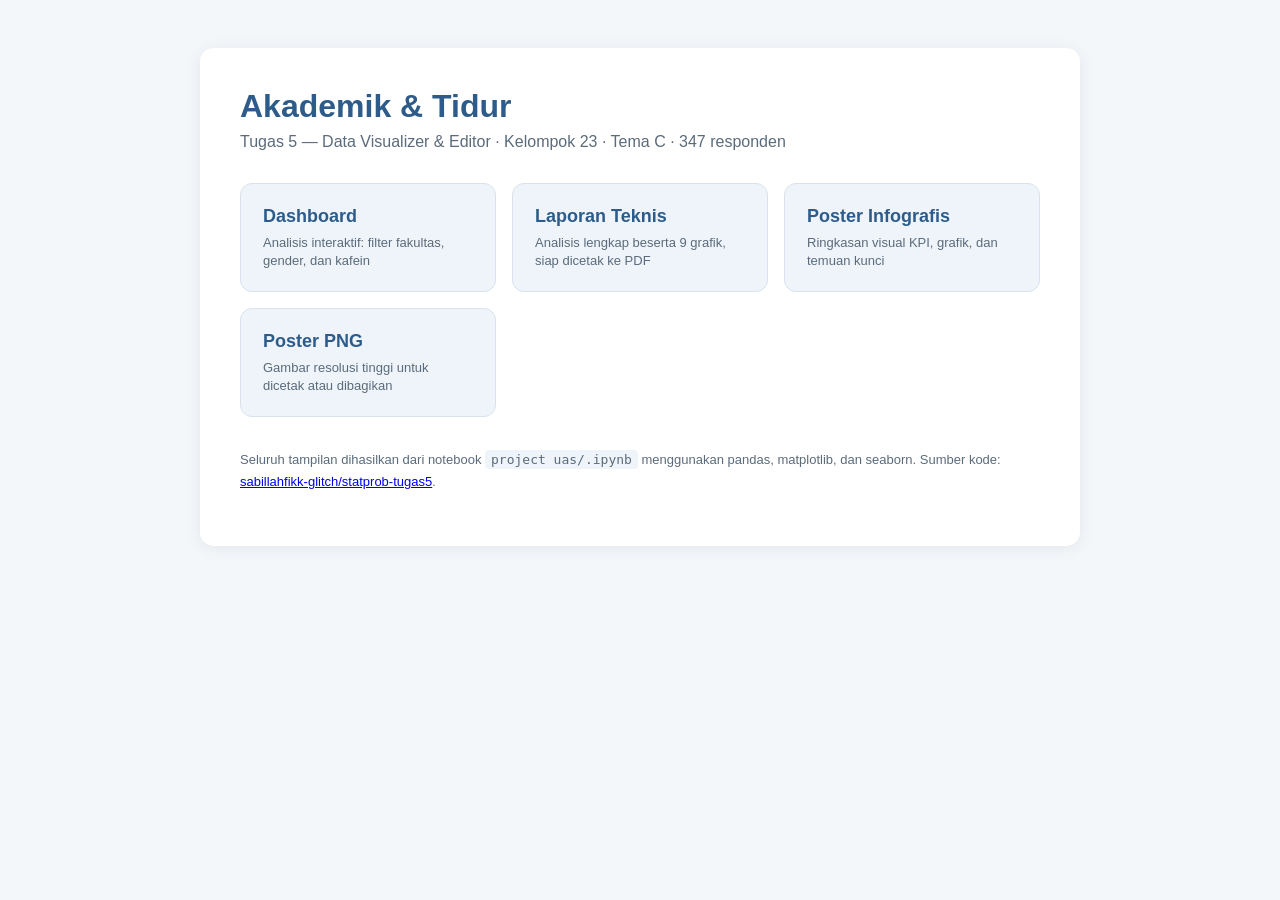
<file: index.html>
<!DOCTYPE html>
<html lang="id">
<head>
<meta charset="utf-8">
<meta name="viewport" content="width=device-width, initial-scale=1">
<title>Statprob — Tugas 5: Data Visualizer &amp; Editor</title>
<style>
  :root { --ink:#1f2d3d; --muted:#5b6b7b; --accent:#2e5c8a; --line:#d9e2ec; }
  * { box-sizing:border-box; }
  body { margin:0; padding:48px 20px; background:#f4f7fa; color:var(--ink);
         font-family:-apple-system,BlinkMacSystemFont,"Segoe UI",Roboto,sans-serif; }
  main { max-width:880px; margin:auto; background:#fff; padding:40px;
         border-radius:14px; box-shadow:0 2px 16px rgba(31,45,61,.08); }
  h1 { margin:0 0 8px; color:var(--accent); font-size:32px; }
  .sub { color:var(--muted); margin:0 0 32px; }
  .cards { display:grid; grid-template-columns:repeat(auto-fit,minmax(240px,1fr)); gap:16px; }
  a.card { display:block; padding:22px; border:1px solid var(--line); border-radius:12px;
           background:#eef4fa; text-decoration:none; color:var(--ink); transition:.15s; }
  a.card:hover { border-color:var(--accent); transform:translateY(-2px); }
  a.card b { display:block; color:var(--accent); font-size:18px; margin-bottom:6px; }
  a.card span { color:var(--muted); font-size:13px; }
  .foot { margin-top:32px; font-size:13px; color:var(--muted); line-height:1.7; }
  code { background:#eef4fa; padding:2px 6px; border-radius:4px; }
</style>
</head>
<body>
<main>
  <h1>Akademik &amp; Tidur</h1>
  <p class="sub">Tugas 5 — Data Visualizer &amp; Editor · Kelompok 23 · Tema C · 347 responden</p>
  <div class="cards">
    <a class="card" href="dashboard.html"><b>Dashboard</b><span>Analisis interaktif: filter fakultas, gender, dan kafein</span></a>
    <a class="card" href="14_laporan_teknis.html"><b>Laporan Teknis</b><span>Analisis lengkap beserta 9 grafik, siap dicetak ke PDF</span></a>
    <a class="card" href="16_poster_infografis.html"><b>Poster Infografis</b><span>Ringkasan visual KPI, grafik, dan temuan kunci</span></a>
    <a class="card" href="15_poster_infografis.png"><b>Poster PNG</b><span>Gambar resolusi tinggi untuk dicetak atau dibagikan</span></a>
  </div>
  <p class="foot">Seluruh tampilan dihasilkan dari notebook <code>project uas/.ipynb</code> menggunakan pandas, matplotlib, dan seaborn.
  Sumber kode: <a href="https://github.com/sabillahfikk-glitch/statprob-tugas5">sabillahfikk-glitch/statprob-tugas5</a>.</p>
</main>
</body>
</html>
</file>
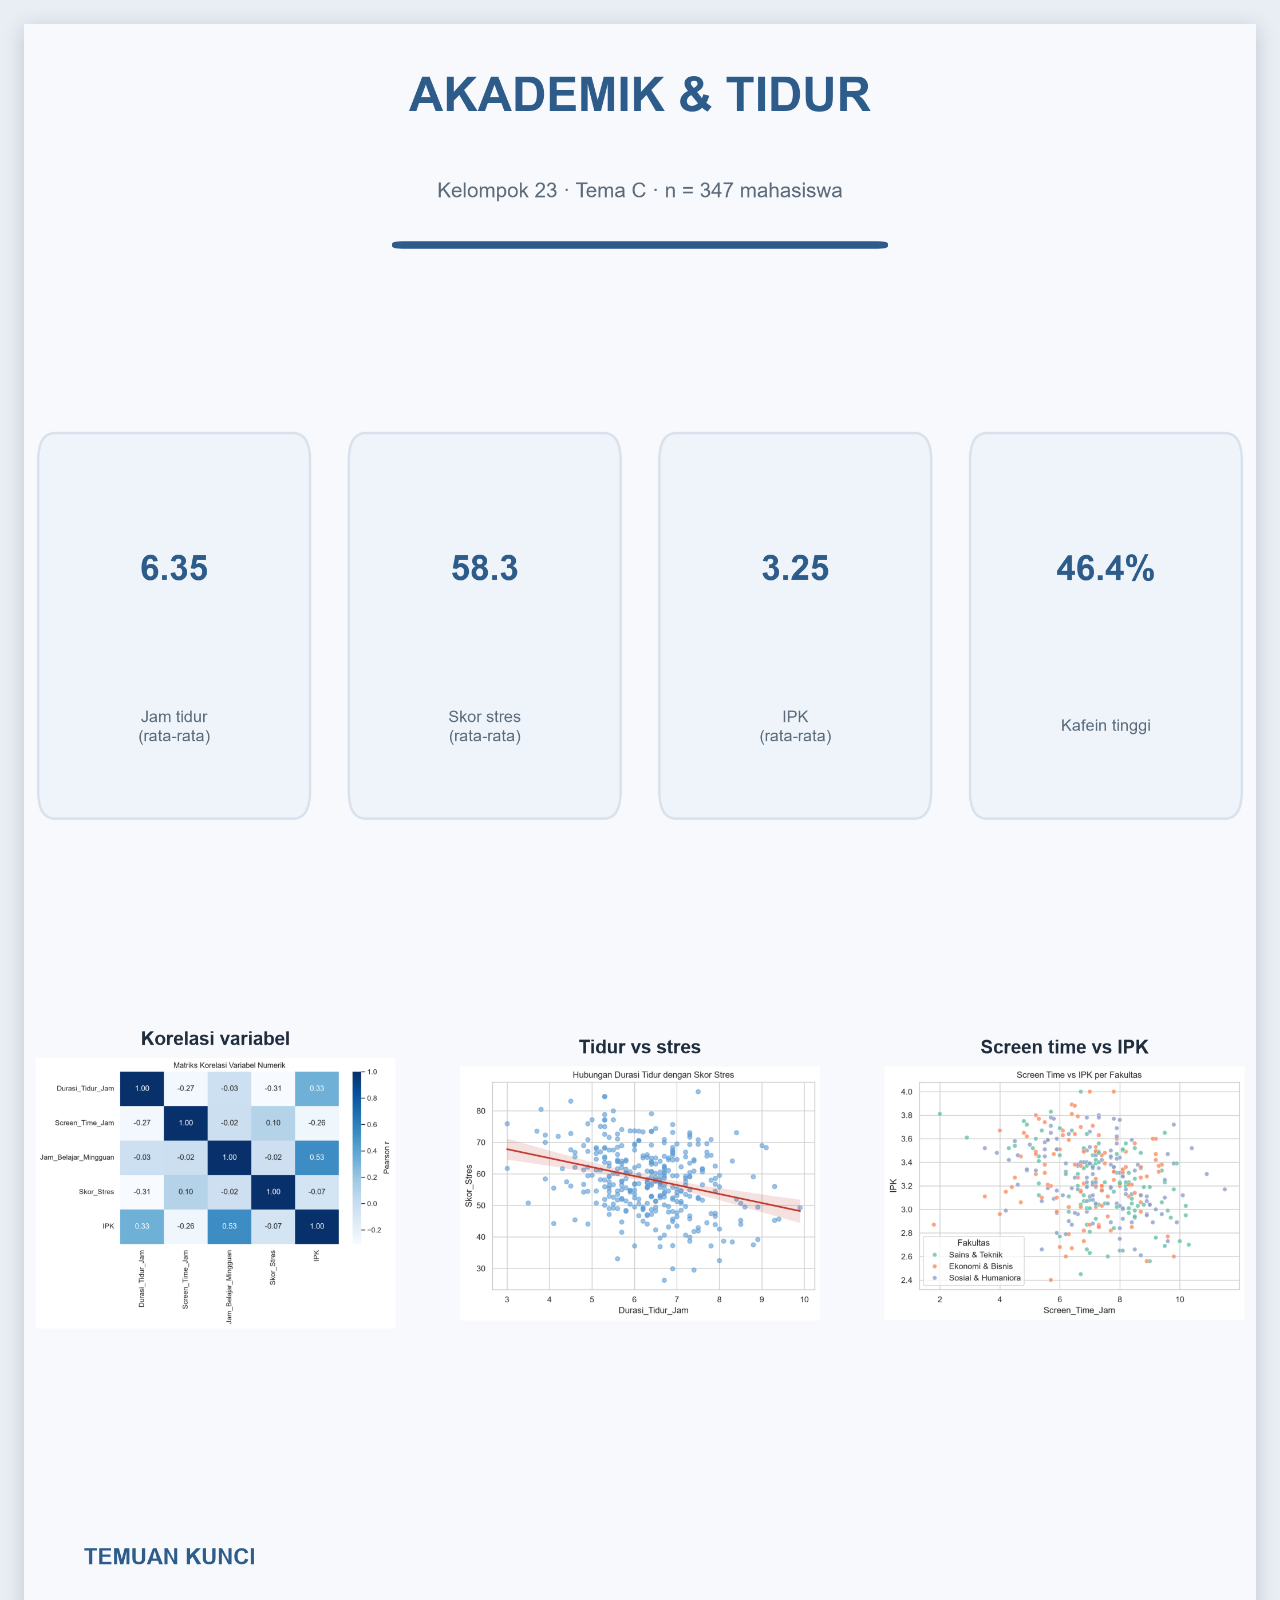
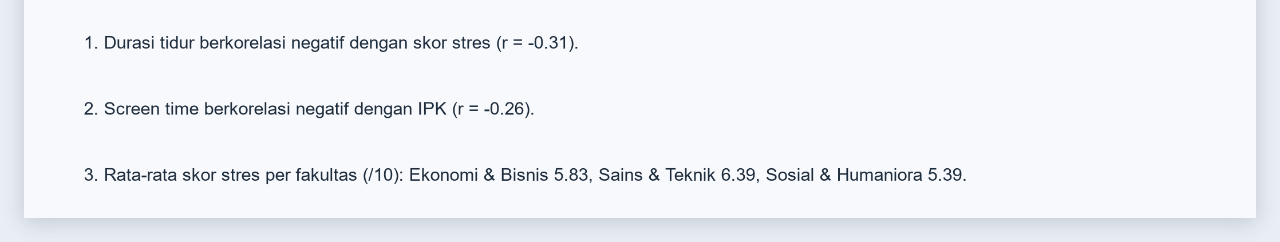
<file: 16_poster_infografis.html>
<!DOCTYPE html>
<html lang="id"><head><meta charset="utf-8"><title>Poster Infografis Akademik &amp; Tidur</title>
<style>
  body { margin:0; background:#e9eef5; display:flex; justify-content:center;
         padding:24px; font-family:system-ui,sans-serif; }
  img { max-width:100%; height:auto; box-shadow:0 4px 20px rgba(31,45,61,.2); }
  @media print { body{background:#fff;padding:0} img{box-shadow:none;max-width:100%} }
</style></head>
<body><img src="15_poster_infografis.png" alt="Poster infografis Akademik &amp; Tidur"></body></html>
</file>
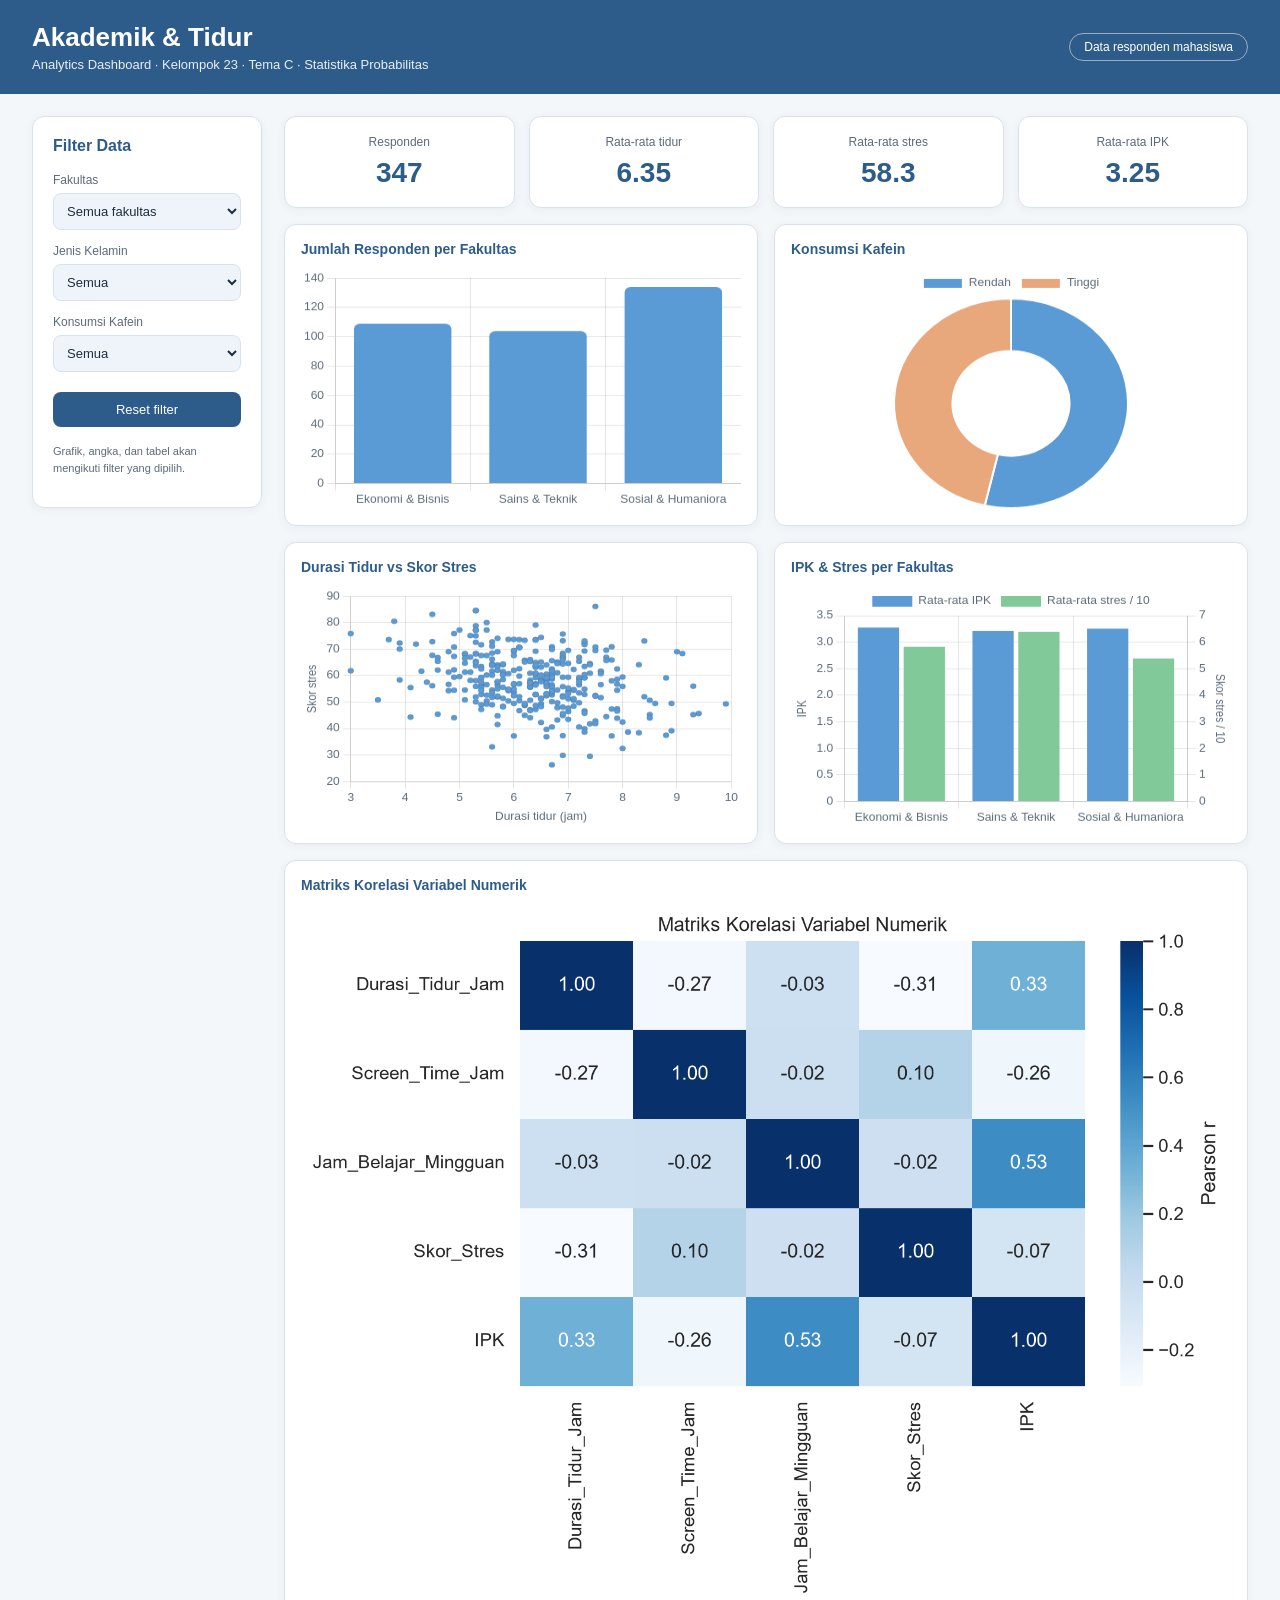
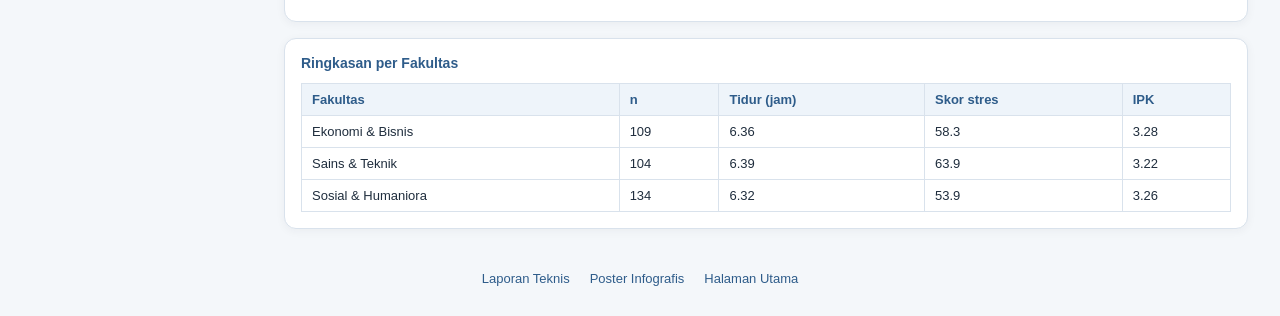
<file: dashboard.html>
<!DOCTYPE html>
<html lang="id">
<head>
<meta charset="utf-8">
<meta name="viewport" content="width=device-width, initial-scale=1">
<title>Akademik &amp; Tidur — Analytics Dashboard</title>
<link rel="stylesheet" href="dashboard.css">
</head>
<body>
<header class="topbar">
  <div>
    <h1>Akademik &amp; Tidur</h1>
    <p>Analytics Dashboard · Kelompok 23 · Tema C · Statistika Probabilitas</p>
  </div>
  <span class="topbar-tag">Data responden mahasiswa</span>
</header>

<div class="layout">
  <aside class="sidebar">
    <h2>Filter Data</h2>
    <label for="filter-fakultas">Fakultas</label>
    <select id="filter-fakultas"><option value="">Semua fakultas</option></select>

    <label for="filter-gender">Jenis Kelamin</label>
    <select id="filter-gender"><option value="">Semua</option></select>

    <label for="filter-kafein">Konsumsi Kafein</label>
    <select id="filter-kafein"><option value="">Semua</option></select>

    <button id="filter-reset" type="button">Reset filter</button>
    <p class="hint">Grafik, angka, dan tabel akan mengikuti filter yang dipilih.</p>
  </aside>

  <main class="content">
    <section class="kpis">
      <article class="kpi"><span class="kpi-label">Responden</span><strong class="kpi-value" id="kpi-n">—</strong></article>
      <article class="kpi"><span class="kpi-label">Rata-rata tidur</span><strong class="kpi-value" id="kpi-tidur">—</strong></article>
      <article class="kpi"><span class="kpi-label">Rata-rata stres</span><strong class="kpi-value" id="kpi-stres">—</strong></article>
      <article class="kpi"><span class="kpi-label">Rata-rata IPK</span><strong class="kpi-value" id="kpi-ipk">—</strong></article>
    </section>

    <section class="charts">
      <article class="panel"><h3>Jumlah Responden per Fakultas</h3><canvas id="chart-fakultas"></canvas></article>
      <article class="panel"><h3>Konsumsi Kafein</h3><canvas id="chart-kafein"></canvas></article>
      <article class="panel"><h3>Durasi Tidur vs Skor Stres</h3><canvas id="chart-tidur-stres"></canvas></article>
      <article class="panel"><h3>IPK &amp; Stres per Fakultas</h3><canvas id="chart-ipk-fakultas"></canvas></article>
      <article class="panel panel-wide">
        <h3>Matriks Korelasi Variabel Numerik</h3>
        <img id="heatmap" src="10_korelasi_heatmap.png" alt="Matriks korelasi variabel numerik">
      </article>
    </section>

    <section class="panel table-panel">
      <h3>Ringkasan per Fakultas</h3>
      <table>
        <thead><tr><th>Fakultas</th><th>n</th><th>Tidur (jam)</th><th>Skor stres</th><th>IPK</th></tr></thead>
        <tbody id="ringkasan-body"></tbody>
      </table>
    </section>
  </main>
</div>

<footer>
  <a href="14_laporan_teknis.html">Laporan Teknis</a>
  <a href="16_poster_infografis.html">Poster Infografis</a>
  <a href="index.html">Halaman Utama</a>
</footer>

<script src="vendor/chart.umd.min.js"></script>
<script src="dashboard-data.js"></script>
<script src="dashboard.js"></script>
</body>
</html>
</file>
<file: dashboard.css>
:root {
  --accent: #2e5c8a;
  --accent-soft: #eef4fa;
  --bg: #f4f7fa;
  --ink: #1f2d3d;
  --muted: #5b6b7b;
  --line: #d9e2ec;
}

* { box-sizing: border-box; }

body {
  margin: 0;
  background: var(--bg);
  color: var(--ink);
  font-family: -apple-system, BlinkMacSystemFont, "Segoe UI", Roboto, Arial, sans-serif;
}

.topbar {
  display: flex;
  justify-content: space-between;
  align-items: center;
  gap: 16px;
  padding: 22px 32px;
  background: var(--accent);
  color: #fff;
}

.topbar h1 { margin: 0; font-size: 26px; }
.topbar p { margin: 4px 0 0; font-size: 13px; opacity: .9; }
.topbar-tag {
  border: 1px solid rgba(255,255,255,.5);
  border-radius: 20px;
  padding: 6px 14px;
  font-size: 12px;
  white-space: nowrap;
}

.layout { display: grid; grid-template-columns: 230px 1fr; gap: 22px; padding: 22px 32px; }

.sidebar, .panel, .kpi {
  background: #fff;
  border: 1px solid var(--line);
  border-radius: 12px;
  box-shadow: 0 2px 10px rgba(31,45,61,.05);
}

.sidebar { padding: 20px; height: fit-content; }
.sidebar h2 { margin: 0 0 18px; font-size: 16px; color: var(--accent); }
.sidebar label { display: block; margin: 14px 0 6px; font-size: 12px; color: var(--muted); }
.sidebar select {
  width: 100%; padding: 9px; border: 1px solid var(--line); border-radius: 8px;
  background: var(--accent-soft); color: var(--ink); font-size: 13px;
}
.sidebar button {
  margin-top: 20px; width: 100%; padding: 10px; border: 0; border-radius: 8px;
  background: var(--accent); color: #fff; font-size: 13px; cursor: pointer;
}
.sidebar button:hover { filter: brightness(1.1); }
.hint { margin-top: 16px; font-size: 11px; line-height: 1.5; color: var(--muted); }

.content { min-width: 0; }

.kpis { display: grid; grid-template-columns: repeat(4, 1fr); gap: 14px; }
.kpi { padding: 18px; text-align: center; }
.kpi-label { display: block; font-size: 12px; color: var(--muted); margin-bottom: 8px; }
.kpi-value { display: block; font-size: 28px; color: var(--accent); }

.charts { display: grid; grid-template-columns: 1fr 1fr; gap: 16px; margin-top: 16px; }
.panel { padding: 16px; }
.panel h3 { margin: 0 0 12px; font-size: 14px; color: var(--accent); }
.panel canvas { width: 100% !important; height: 240px !important; }
.panel-wide { grid-column: 1 / -1; }
.panel-wide img { display: block; max-width: 100%; margin: auto; }

.table-panel { margin-top: 16px; overflow-x: auto; }
table { border-collapse: collapse; width: 100%; font-size: 13px; }
th, td { border: 1px solid var(--line); padding: 8px 10px; text-align: left; }
th { background: var(--accent-soft); color: var(--accent); }

footer {
  display: flex; gap: 20px; justify-content: center; flex-wrap: wrap;
  padding: 20px 32px 30px; font-size: 13px;
}
footer a { color: var(--accent); text-decoration: none; }
footer a:hover { text-decoration: underline; }

@media (max-width: 900px) {
  .topbar { flex-direction: column; align-items: flex-start; padding: 18px; }
  .layout { grid-template-columns: 1fr; padding: 16px; }
  .kpis { grid-template-columns: repeat(2, 1fr); }
  .charts { grid-template-columns: 1fr; }
  .panel-wide { grid-column: auto; }
}
</file>
